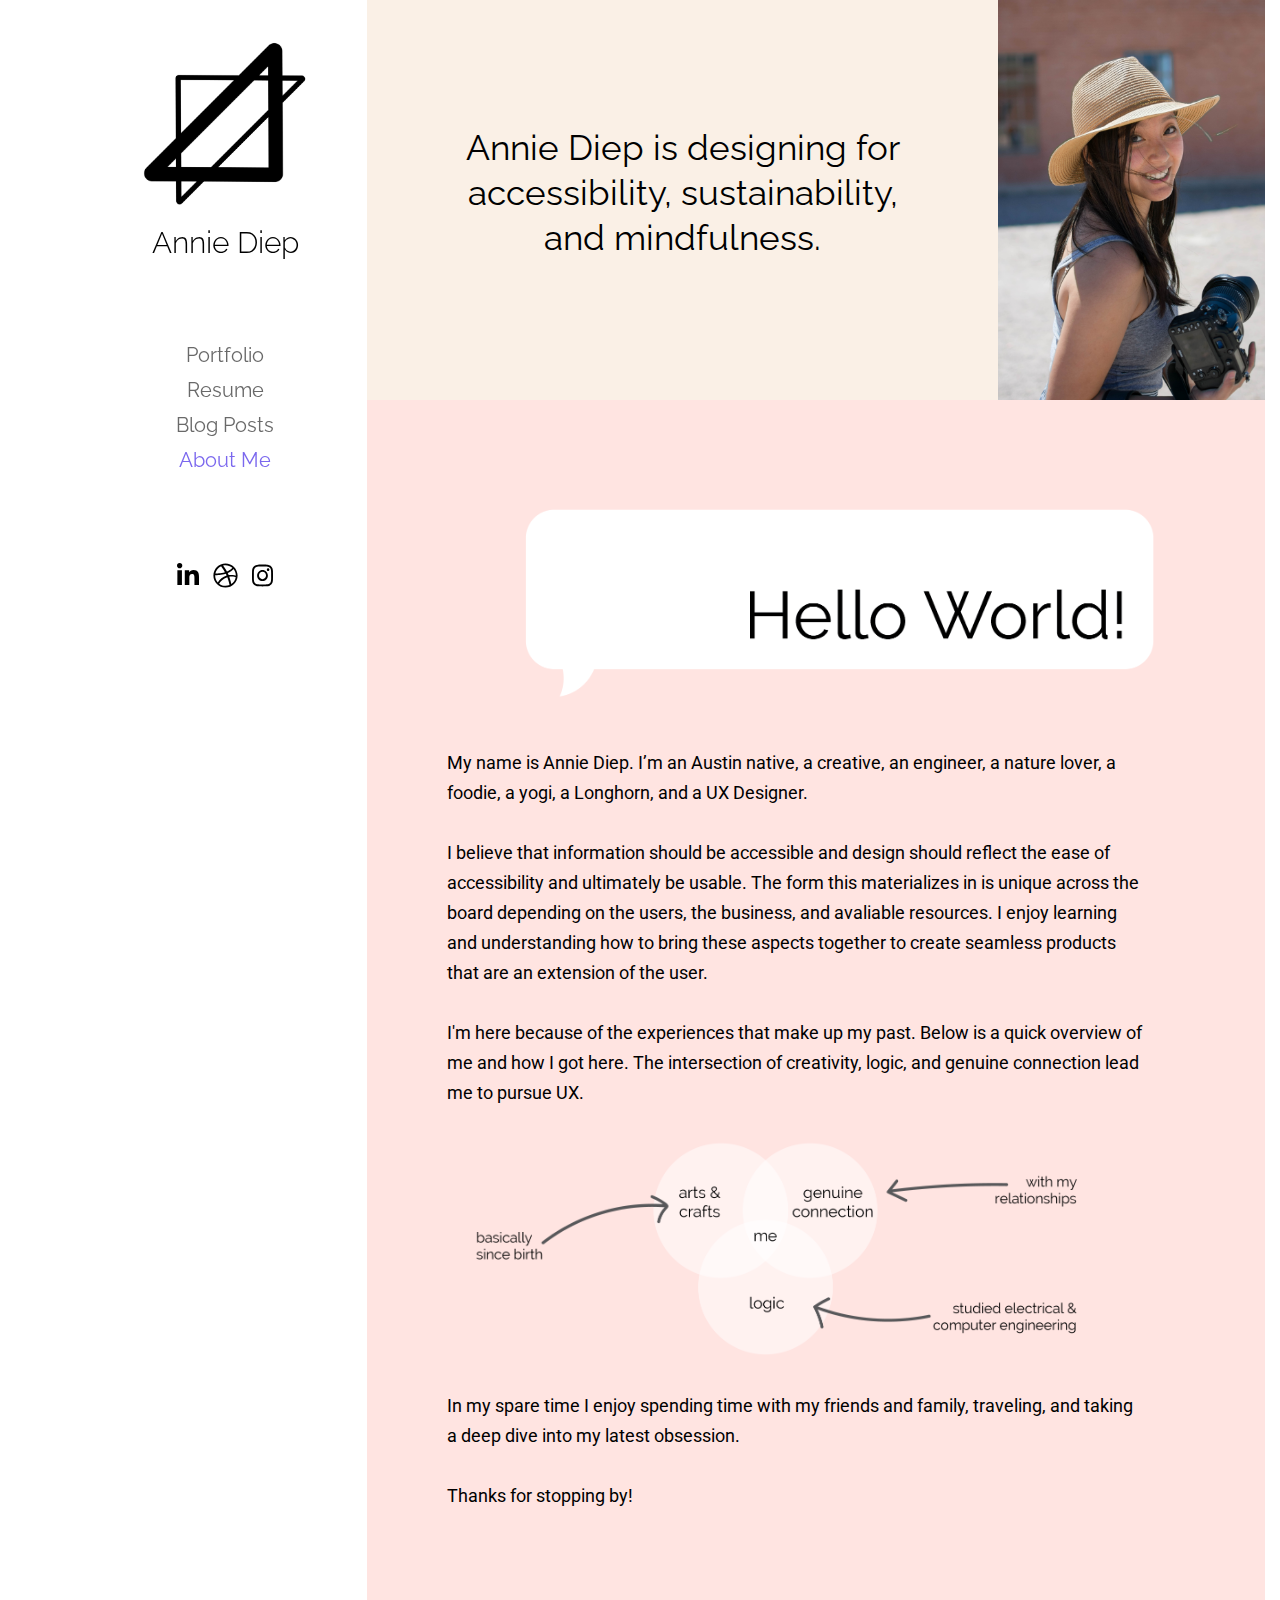
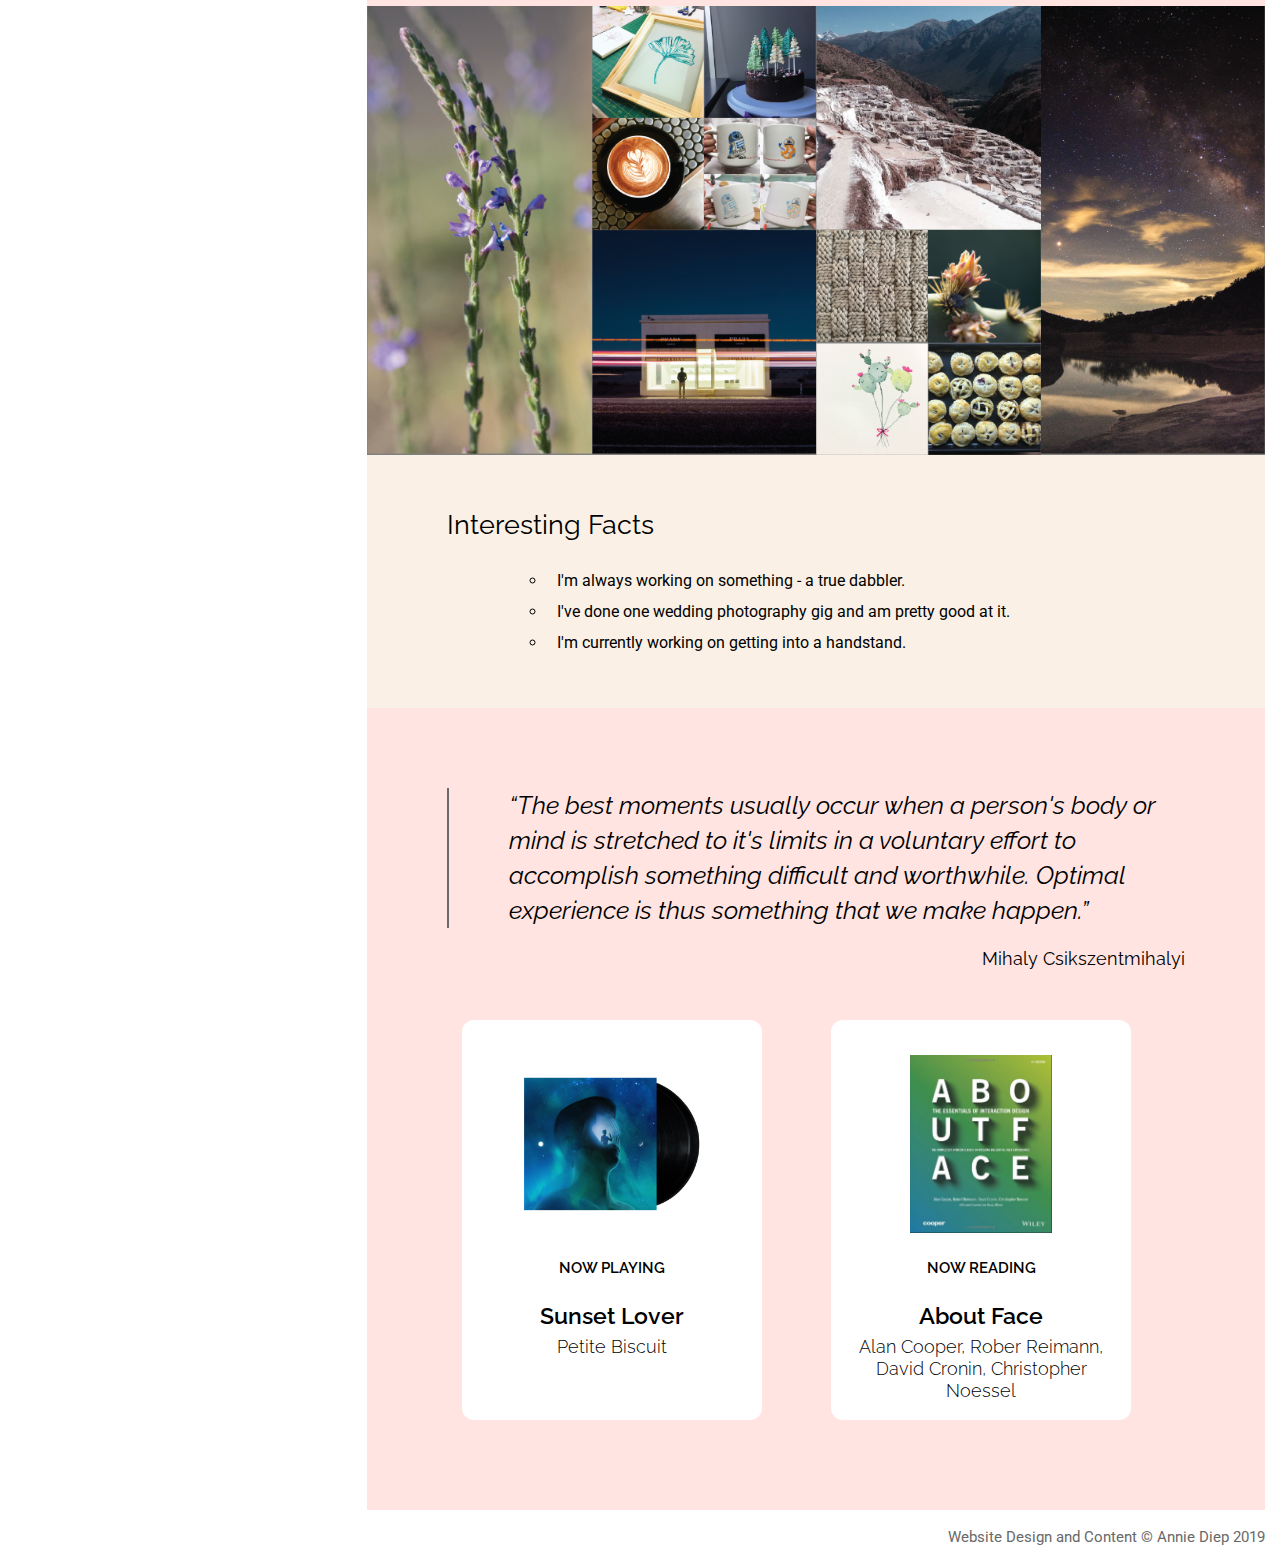
<file: index.html>
<!DOCTYPE html>
<html lang="en">
<head>
    <meta charset="UTF-8">
    <meta name="viewport" content="width=device-width, initial-scale=1.0">
    <meta http-equiv="X-UA-Compatible" content="ie=edge">
    <title>Annie Diep</title>
    <link rel="stylesheet" href="css/reset.css" type="text/css">
    <link rel="stylesheet" href="css/style.css" type="text/css">
    <link href="https://fonts.googleapis.com/css?family=Raleway:300,400,600|Roboto&display=swap" rel="stylesheet">
</head>
<body class="grid">
    <section class="sideNav">
        <div class="webID">
            <img src="images/divingdiepLogo.png" alt="logo" height=200px class="logo"/>
            <div>Annie Diep</div>
        </div> 
        <ul class="navLinks">
            <li><a href="#">Portfolio</a></li>
            <li><a href="#">Resume</a></li>
            <li><a href="#">Blog Posts</a></li>
            <li><a href="#" id="activePage">About Me</a></li>
        </ul>
        <span class="socialLinks">
            <a href="https://www.linkedin.com/in/annie-diep-4a18784a/" target="_blank"><img src="images/linkedin-in-brands.svg" alt="LinkedIn" class="social-icon"></a>
            <a href="https://dribbble.com/AnnieDiep" target="_blank"><img src="images/dribbble-brands.svg" alt="Dribble" class="social-icon"></a>
            <a href="https://www.instagram.com/divingdiep/" target="_blank"><img src="images/instagram-brands.svg" alt="Instagram" class="social-icon"></a>
        </span>
    </section>

    <section class="main-content">
        <div>
            <span id="whoIam">
                <h1 class="gray-section">Annie Diep is designing for accessibility, sustainability, and mindfulness.</h1>
                <img src="images/profilePic.jpg" alt="Picture of Me" id="profilePic">
                
            </span>
        </div>
        <div class="pink-section" id="aboutMe">
            <img src="images/hello-02.png" alt="helloBubble" height="250px">
            <p>My name is Annie Diep. I’m an Austin native, a creative, an engineer, a nature lover, a foodie, a yogi, a Longhorn, and a UX Designer. </p>
            <p>I believe that information should be accessible and design should reflect the ease of accessibility and ultimately be usable. The form this materializes in is unique across the board depending on the users, the business, and avaliable resources. I enjoy learning and understanding how to bring these aspects together to create seamless products that are an extension of the user.</p>
            <p>I'm here because of the experiences that make up my past. Below is a quick overview of me and how I got here. The intersection of creativity, logic, and genuine connection lead me to pursue UX. </p>
            <img src="images/vendiagram-03.png" alt="vendiagram of me" height="250px">
            <p>In my spare time I enjoy spending time with my friends and family, traveling, and taking a deep dive into my latest obsession.</p>
            <p>Thanks for stopping by!</p>
            
        </div>
        <div>
                <img src="images/collage/2x/Asset 9@2x.png" alt="Marfa Flowers" class="quarter collage">
                <div class="quarter collage">
                    <img src="images/collage/2x/Asset 2@2x.png" alt="Screen Printing" class="half collage">
                    <img src="images/collage/2x/Asset 4@2x.png" alt="Chocolate Cake" class="half collage">
                    <img src="images/collage/2x/Asset 3@2x.png" alt="Coffee" class="half collage">
                    <img src="images/collage/2x/Asset 1@2x.png" alt="Mug with BB8 and R2D2" class="half collage">
                    <img src="images/collage/2x/Asset 8@2x.png" alt="Marfa Prada Installation" class="whole collage">
                </div>
                <div class="quarter collage">
                    <img src="images/collage/2x/Asset 7@2x.png" alt="Salt Mines in Peru" class="whole collage">
                    <img src="images/collage/2x/Asset 12@2x.png" alt="Knitting" class="half collage">
                    <img src="images/collage/2x/Asset 10@2x.png" alt="Upclose Cacti" class="half collage">
                    <img src="images/collage/2x/Asset 5@2x.png" alt="Cacti Balloons" class="half collage">
                    <img src="images/collage/2x/Asset 6@2x.png" alt="Mini Blueberry Pies" class="half collage">
                </div>
                <img src="images/collage/2x/Asset 11@2x.png" alt="Pedernales" class="quarter collage">

        </div>
        <div class="gray-section clear">
            <h2>Interesting Facts</h2>
            <ul>
                <li>I'm always working on something - a true dabbler.</li>
                <li>I've done one wedding photography gig and am pretty good at it.</li>
                <li>I'm currently working on getting into a handstand.</li>
            </ul>
        </div>
        <div class="pink-section">
            <h3 class="quote">“The best moments usually occur when a person's body or mind is stretched to it's limits in a voluntary effort to accomplish something difficult and worthwhile. Optimal experience is thus something that we make happen.”</h3>
            <h5 id="quoteAuthor">Mihaly Csikszentmihalyi</h5>
            <div class="cardBlock">
                <div class="card cardOne"> <!--might need to clear after this block if there's more after-->
                    <img src="images/PB_Presence_LP-1.png" alt="Petite Biscuit- Presence" class="interest">
                    <h6 class="bold">NOW PLAYING</h6>
                    <h4 class="bold">Sunset Lover</h4>
                    <h5 class="thin">Petite Biscuit</h5>
                </div>
                <div class="card">
                    <img src="images/AboutFace.png" alt="About Face: The Essentials of Interaction Design" class="interest">
                    <h6 class="bold">NOW READING</h6>
                    <h4 class="bold">About Face</h4>
                    <h5 class="thin">Alan Cooper, Rober Reimann, David Cronin, Christopher Noessel</h5>
                </div>
            </div>
        </div>
        <div class="footer">
            <div>Website Design and Content © Annie Diep 2019</div>
        </div>

    </section>
    
</body>
</html>
</file>
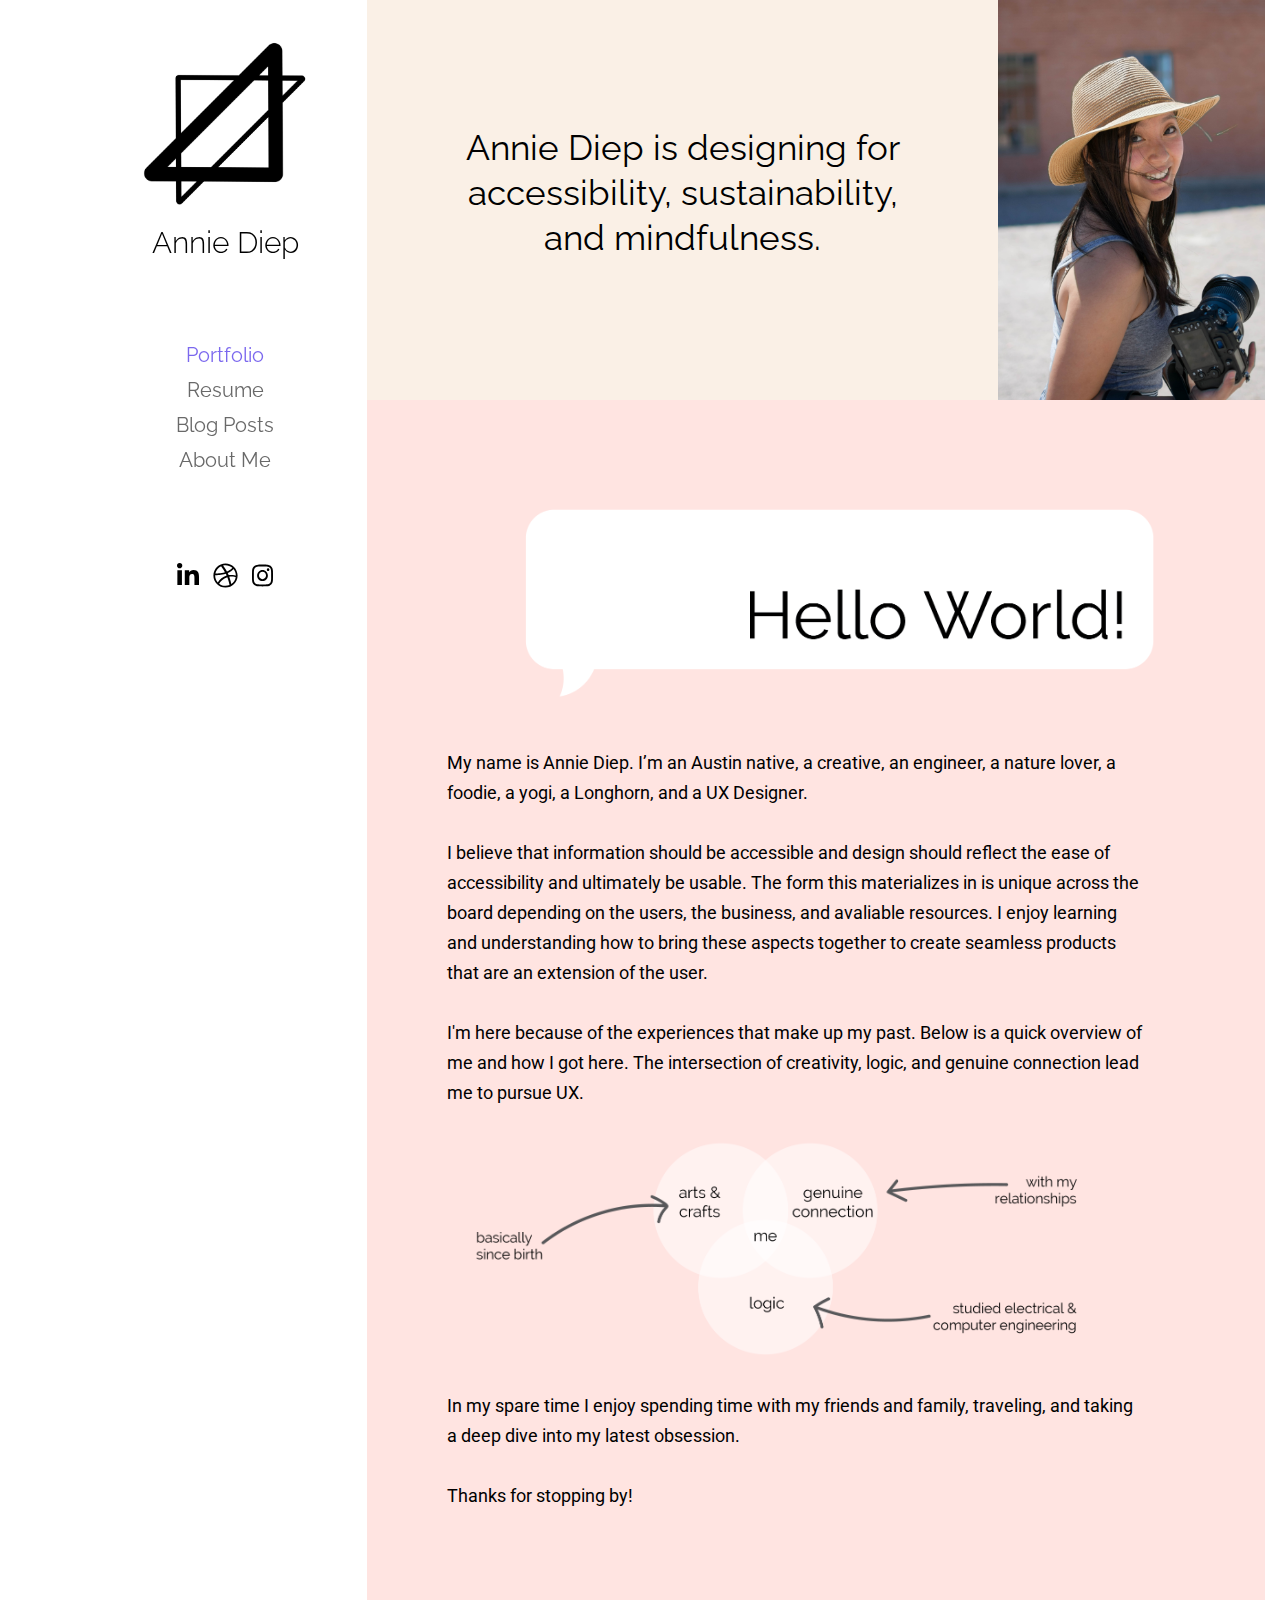
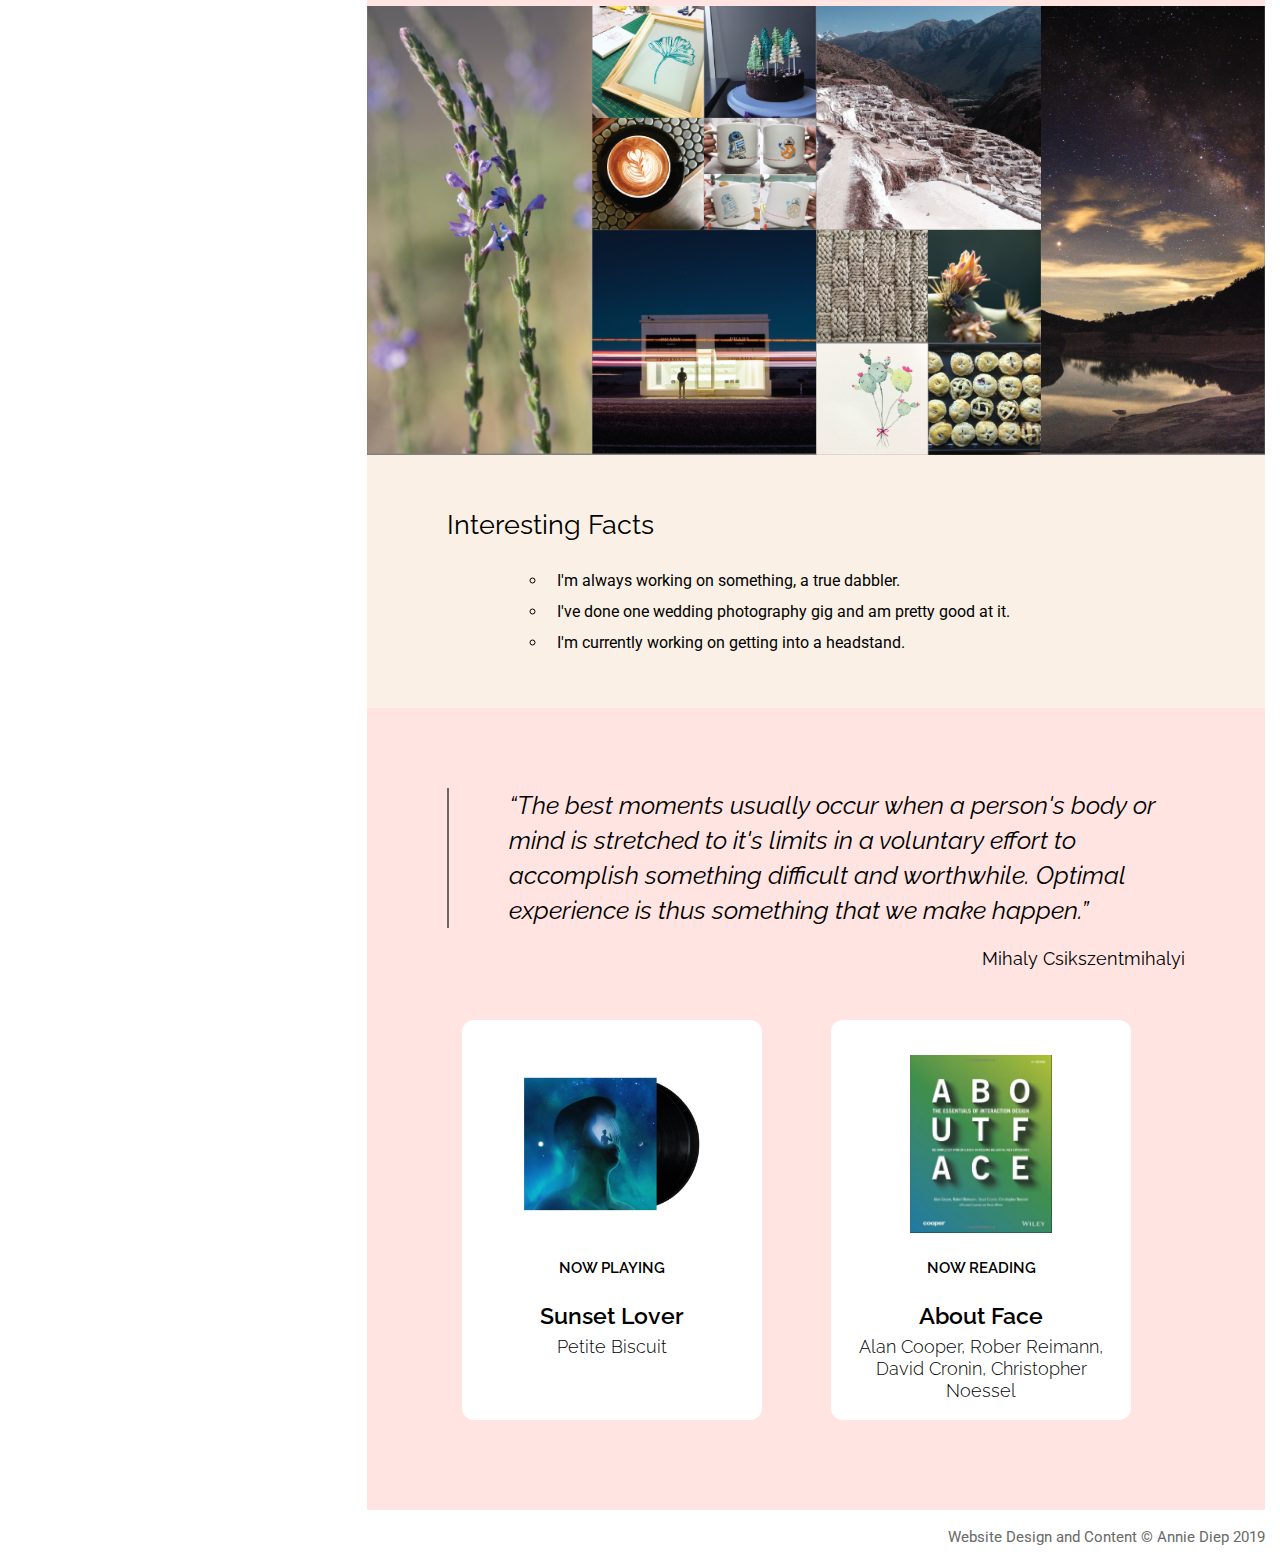
<file: aboutMe.html>
<!DOCTYPE html>
<html lang="en">
<head>
    <meta charset="UTF-8">
    <meta name="viewport" content="width=device-width, initial-scale=1.0">
    <meta http-equiv="X-UA-Compatible" content="ie=edge">
    <title>Annie Diep</title>
    <link rel="stylesheet" href="css/reset.css" type="text/css">
    <link rel="stylesheet" href="css/style.css" type="text/css">
    <link href="https://fonts.googleapis.com/css?family=Raleway:300,400,600|Roboto&display=swap" rel="stylesheet">
</head>
<body class="grid">
    <section class="sideNav">
        <div class="webID">
            <img src="images/divingdiepLogo.png" alt="logo" height=200px class="logo"/>
            <div>Annie Diep</div>
        </div> 
        <ul class="navLinks">
            <li><a href="#" id="activePage">Portfolio</a></li>
            <li><a href="#">Resume</a></li>
            <li><a href="#">Blog Posts</a></li>
            <li><a href="#">About Me</a></li>
        </ul>
        <span class="socialLinks">
            <a href="https://www.linkedin.com/in/annie-diep-4a18784a/" target="_blank"><img src="images/linkedin-in-brands.svg" alt="LinkedIn" class="social-icon"></a>
            <a href="https://dribbble.com/AnnieDiep" target="_blank"><img src="images/dribbble-brands.svg" alt="Dribble" class="social-icon"></a>
            <a href="https://www.instagram.com/divingdiep/" target="_blank"><img src="images/instagram-brands.svg" alt="Instagram" class="social-icon"></a>
        </span>
    </section>

    <section class="main-content">
        <div>
            <span id="whoIam">
                <h1 class="gray-section">Annie Diep is designing for accessibility, sustainability, and mindfulness.</h1>
                <img src="images/profilePic.jpg" alt="Picture of Me" id="profilePic">
                
            </span>
        </div>
        <div class="pink-section" id="aboutMe">
            <img src="images/hello-02.png" alt="helloBubble" height="250px">
            <p>My name is Annie Diep. I’m an Austin native, a creative, an engineer, a nature lover, a foodie, a yogi, a Longhorn, and a UX Designer. </p>
            <p>I believe that information should be accessible and design should reflect the ease of accessibility and ultimately be usable. The form this materializes in is unique across the board depending on the users, the business, and avaliable resources. I enjoy learning and understanding how to bring these aspects together to create seamless products that are an extension of the user.</p>
            <p>I'm here because of the experiences that make up my past. Below is a quick overview of me and how I got here. The intersection of creativity, logic, and genuine connection lead me to pursue UX. </p>
            <img src="images/vendiagram-03.png" alt="vendiagram of me" height="250px">
            <p>In my spare time I enjoy spending time with my friends and family, traveling, and taking a deep dive into my latest obsession.</p>
            <p>Thanks for stopping by!</p>
            
        </div>
        <div>
                <img src="images/collage/2x/Asset 9@2x.png" alt="Marfa Flowers" class="quarter collage">
                <div class="quarter collage">
                    <img src="images/collage/2x/Asset 2@2x.png" alt="Screen Printing" class="half collage">
                    <img src="images/collage/2x/Asset 4@2x.png" alt="Chocolate Cake" class="half collage">
                    <img src="images/collage/2x/Asset 3@2x.png" alt="Coffee" class="half collage">
                    <img src="images/collage/2x/Asset 1@2x.png" alt="Mug with BB8 and R2D2" class="half collage">
                    <img src="images/collage/2x/Asset 8@2x.png" alt="Marfa Prada Installation" class="whole collage">
                </div>
                <div class="quarter collage">
                    <img src="images/collage/2x/Asset 7@2x.png" alt="Salt Mines in Peru" class="whole collage">
                    <img src="images/collage/2x/Asset 12@2x.png" alt="Knitting" class="half collage">
                    <img src="images/collage/2x/Asset 10@2x.png" alt="Upclose Cacti" class="half collage">
                    <img src="images/collage/2x/Asset 5@2x.png" alt="Cacti Balloons" class="half collage">
                    <img src="images/collage/2x/Asset 6@2x.png" alt="Mini Blueberry Pies" class="half collage">
                </div>
                <img src="images/collage/2x/Asset 11@2x.png" alt="Pedernales" class="quarter collage">

        </div>
        <div class="gray-section clear">
            <h2>Interesting Facts</h2>
            <ul>
                <li>I'm always working on something, a true dabbler.</li>
                <li>I've done one wedding photography gig and am pretty good at it.</li>
                <li>I'm currently working on getting into a headstand.</li>
            </ul>
        </div>
        <div class="pink-section">
            <h3 class="quote">“The best moments usually occur when a person's body or mind is stretched to it's limits in a voluntary effort to accomplish something difficult and worthwhile. Optimal experience is thus something that we make happen.”</h3>
            <h5 id="quoteAuthor">Mihaly Csikszentmihalyi</h5>
            <div class="cardBlock">
                <div class="card cardOne"> <!--might need to clear after this block if there's more after-->
                    <img src="images/PB_Presence_LP-1.png" alt="Petite Biscuit- Presence" class="interest">
                    <h6 class="bold">NOW PLAYING</h6>
                    <h4 class="bold">Sunset Lover</h4>
                    <h5 class="thin">Petite Biscuit</h5>
                </div>
                <div class="card">
                    <img src="images/AboutFace.png" alt="About Face: The Essentials of Interaction Design" class="interest">
                    <h6 class="bold">NOW READING</h6>
                    <h4 class="bold">About Face</h4>
                    <h5 class="thin">Alan Cooper, Rober Reimann, David Cronin, Christopher Noessel</h5>
                </div>
            </div>
        </div>
        <div class="footer">
            <div>Website Design and Content © Annie Diep 2019</div>
        </div>

    </section>
    
</body>
</html>
</file>
<file: css/style.css>
*{
    box-sizing: border-box;
}

a{
    text-decoration: none;
}

body{
    margin: 0 auto;
    font-family: 'Roboto', sans-serif;
}

li, p {
    line-height: 23px;
}

h1, h2, h3, h4, h5, h6 {
    font-family: 'Raleway', sans-serif;
}

h1 {
    font-size: 35px;
    line-height: 45px;
}

h2 {
    font-size: 27px;
    line-height: 40px;
}

h3 {
    font-size: 25px;
    line-height: 35px;
}

h4 {
    font-size: 23px;
    line-height: 40px;
}

h5 {
    font-size: 18px;
    line-height: 22px;
}
h6 {
    font-size: 15px;
}

p {
    font-size: 18px;
    line-height: 30px;
}

.bold {
    font-weight: 600;
}

.card{
    background-color: white;
    border-radius: 12px;
    display: inline-block;
    margin: 10px 15px;
    width: 300px;
    height: 400px;
    padding: 10px 10px;
    text-align: center;
}

.cardBlock {
    padding-top: 40px;
    text-align: center;
}

.card h6 {
    padding-bottom: 20px;
}

.cardOne {
    float: left;
}

.clear {
    clear: both;
}

.collage {
    display: inline-block;
    float: left;
}

.gray-section{
    background-color: linen;
    padding: 50px 80px;
}

.gray-section ul{
    padding: 20px 0 0 100px;
}

.gray-section ul li{
    list-style-type: circle;
    padding: 4px 0 4px 10px;
}

.eighth {
    width: 12.5%;
}

.footer {
    background-color: white;
    padding: 20px 0;
}

.footer div {
    text-align: right;
    color: dimgray;
    font-size: 15px;
}

.grid {
    display: grid;
    height: 100vh;
    width: 1250px;
    grid-template-columns: 1fr 2fr;
    grid-template-rows: 1fr;
}

.half {
    width: 50%;
}

.logo{
    padding: 10px;
}

.interest{
    height: 60%;
    padding-top: 25px;
    padding-bottom: 25px;
}

.main-content {
    background-color: gray;
    grid-column: 2 / span 1;
    grid-row: 1 / span 1;
}

.navLinks {
    font-family: 'Raleway', sans-serif;
    padding-bottom: 80px;
    padding-top: 80px;
    font-size: 20px;
}

.navLinks li a{
    line-height: 35px;
    color: dimgray;
}

.navLinks li a:hover {
    color: mediumslateblue;
}

.pink-section{
    background-color: mistyrose;
    padding: 80px 80px;
}

.sideNav {
    grid-column: 1 / span 1;
    grid-row: 1 / span 1;
    
    text-align: center;
    padding: 25px;
    position: fixed;
    width: 420px;
}

.social-icon{
    height: 35px;
    padding: 5px;
}

.thin {
    font-weight: 300;
}

.quarter {
    width: 25%;
}

.quote {
    border-left: dimgray 2px solid;
    padding-left: 60px;
    font-style: italic;
}

.webID {
    margin: 0 auto;
    font-family: 'Raleway', sans-serif;
}

.whole {
    width: 100%;
}

.webID div {
    font-size: 30px;
    font-weight: 300;
}

#aboutMe {
    clear: both;
}

#aboutMe p {
    padding: 15px 40px 15px 0;
}

#activePage {
    color: mediumslateblue;
}

#profilePic{
    height: 400px;
    float: right;
}

#quoteAuthor {
    text-align: right;
    padding-top: 20px;
}

#whoIam{
    width: 400px;
}

#whoIam h1 {
    height: 400px;
    width: 630.5px;
    float: left;
    text-align: center;
    /*font-weight: 600;*/
    padding-top: 125px;
}
</file>
